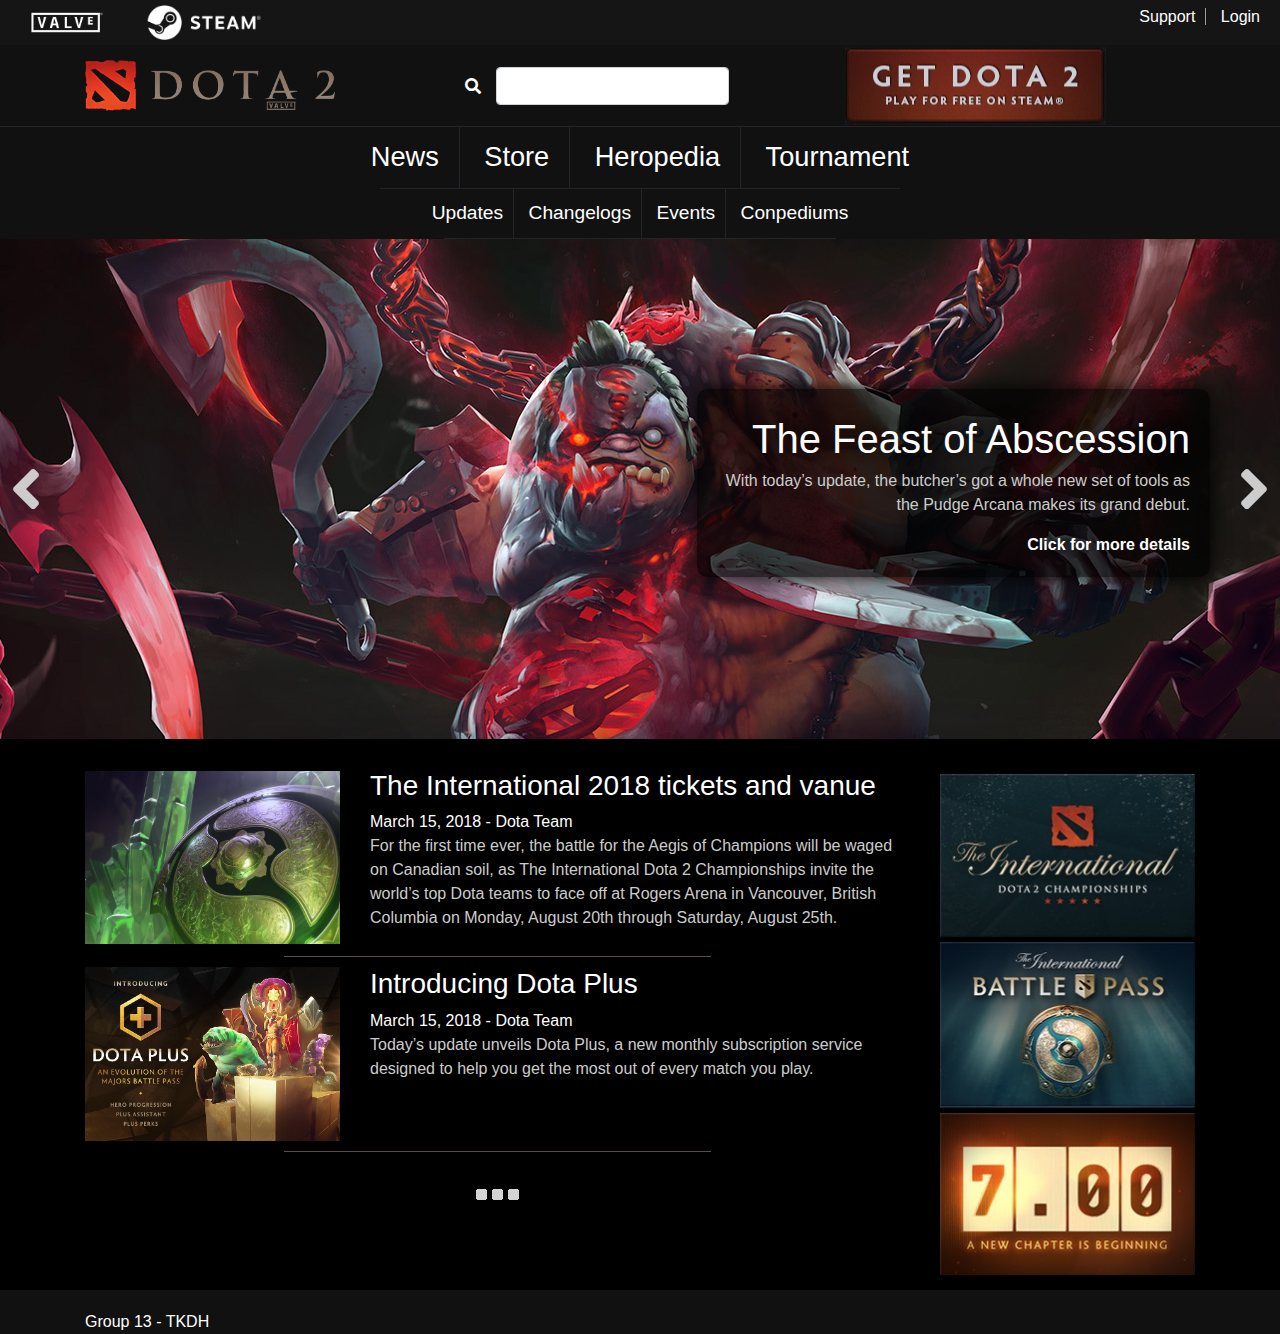
<file: index.html>
<!DOCTYPE html>
<html lang="en">
<head>
    <meta charset="UTF-8">
    <meta name="viewport" content="width=device-width, initial-scale=1.0">
    <meta http-equiv="X-UA-Compatible" content="ie=edge">
    <title>Dota 2</title>
    <link rel="stylesheet" href="./css/fontawesome-all.min.css">
    <link rel="stylesheet" href="./css/bootstrap.min.css">
    <link rel="stylesheet" href="./css/style.css">
</head>
<body>
    <div class="wrapper">
        <div class="top-banner clearfix">
            <div class="float-left copyright">
                <span class="cpy-item"><img src="./images/valve_white.png" alt="Valve logo"></span>
                <span class="cpy-item"><img src="./images/steam_white.png" alt="Steam logo"></span>
            </div>
            <div class="float-right customer">
                <span class="top-link"><a href="#">Support</a></span>
                <span class="top-link"><a href="./login.html">Login</a></span>
            </div>
        </div>
		<div id="stick-wrapper">
			<div class="header" id="id-header">
				<div class="main-head">
					<div class="container relative">
						<div class="row">
							<div class="logo col-sm-4"><a href="#"><img src="./images/dota-logo.png" alt="Dota2 Logo"></a></div>
							<div class="search-form form-inline col-sm-4"><i class="fa fa-search"></i> <input type="text" class="form-control"></div>
							<div class="playnow-btn col-sm-4"><a href="./download.html"><img src="./images/getdota.jpg" alt=""></a></div>
						</div>
					</div>
				</div>
				<div class="main-nav menu">
					<div class="container">
						<ul>
							<li><a href="./index.html">News</a></li>
							<li><a href="">Store</a></li>
							<li><a href="">Heropedia</a></li>
							<li><a href="">Tournament</a></li>
						</ul>
					</div>
				</div>
				<div class="sub-nav menu">
					<div class="container">
						<ul>
							<li><a href="">Updates</a></li>
							<li><a href="">Changelogs</a></li>
							<li><a href="">Events</a></li>
							<li><a href="">Conpediums</a></li>
						</ul>
					</div>
				</div>
			</div>
		</div>
        <div class="main">
            <div class="featured">
                <div class="ft-banner" style="background: url('./images/pudge-arcana.jpg') center center;">
                    <div class="container relative h-100">
                        <div class="banner-caption">
                            <div class="banner-title">
                                The Feast of Abscession
                            </div>
                            <div class="banner-except">
                                <p>With today’s update, the butcher’s got a whole new set of tools as the Pudge Arcana makes its grand debut.</p>
                            </div>
                            <div class="banner-readmore">
                                <a href="">Click for more details</a>
                            </div>
                        </div>
                    </div>
                    <div class="nav">
                        <span class="nav-prev"><i class="fa fa-4x fa-angle-left"></i></span>
                        <span class="nav-next"><i class="fa fa-4x fa-angle-right"></i></span>
                    </div>
                </div>
            </div>
            <div class="main-content">
                <div class="container">
                    <div class="row">
                        <div class="left-col col-sm-9">
                            <div class="post-list">
                                <div class="post-item row">
                                    <div class="post-thumb col-sm-4 align-self-center">
                                        <img src="./images/ti8.png" alt="">
                                    </div>
                                    <div class="post-content col-sm-8">
                                        <div class="post-caption">
                                            <a href="./article.html"><h3>The International 2018 tickets and vanue</h3></a>
                                            <span class="post-meta">March 15, 2018 - Dota Team</span>
                                        </div>
                                        <div class="post-except"><p>For the first time ever, the battle for the Aegis of Champions will be waged on Canadian soil, as The International Dota 2 Championships invite the world’s top Dota teams to face off at Rogers Arena in Vancouver, British Columbia on Monday, August 20th through Saturday, August 25th.</p></div>
                                    </div>
                                </div>
                                <div class="post-item row">
                                    <div class="post-thumb col-sm-4 align-self-center">
                                        <img src="./images/dotaplus.jpg" alt="">
                                    </div>
                                    <div class="post-content col-sm-8">
                                        <div class="post-caption">
                                            <a href="./article.html"><h3>Introducing Dota Plus</h3></a>
                                            <span class="post-meta">March 15, 2018 - Dota Team</span>
                                        </div>
                                        <div class="post-except"><p>Today’s update unveils Dota Plus, a new monthly subscription service designed to help you get the most out of every match you play.</p></div>
                                    </div>
                                </div>
                                <div class="post-item">
                                    <div class="post-loading"><img src="./images/loading.gif" alt=""></div>
                                </div>
                            </div>
                        </div>
                        <div class="right-col col-sm-3">
                            <div class="sidebar">
                                <div class="side-item">
                                    <img src="./images/tichamp.jpg" alt="">
                                </div>
                                <div class="side-item">
                                    <img src="./images/battlepass.jpg" alt="">
                                </div>
                                <div class="side-item">
                                    <img src="./images/700.jpg" alt="">
                                </div>
                            </div>
                        </div>
                    </div>
                </div>
            </div>
        </div>
        <div class="footer">
            <div class="container">
                Group 13 - TKDH
            </div>
        </div>
    </div>
	<script>
	
	window.onscroll = function() {myFunction()};

	var header = document.getElementById("id-header");
	var defHeight = header.offsetHeight;
	var sticky = header.offsetTop;

	function myFunction() {
	  if (window.pageYOffset >= sticky) {
		header.classList.add("sticky");
		var wrapper = document.getElementById("stick-wrapper").setAttribute("style","height:"+defHeight+"px;");
	  } else {
		header.classList.remove("sticky");
	  }
	}
	</script>
</body>
</html>
</file>
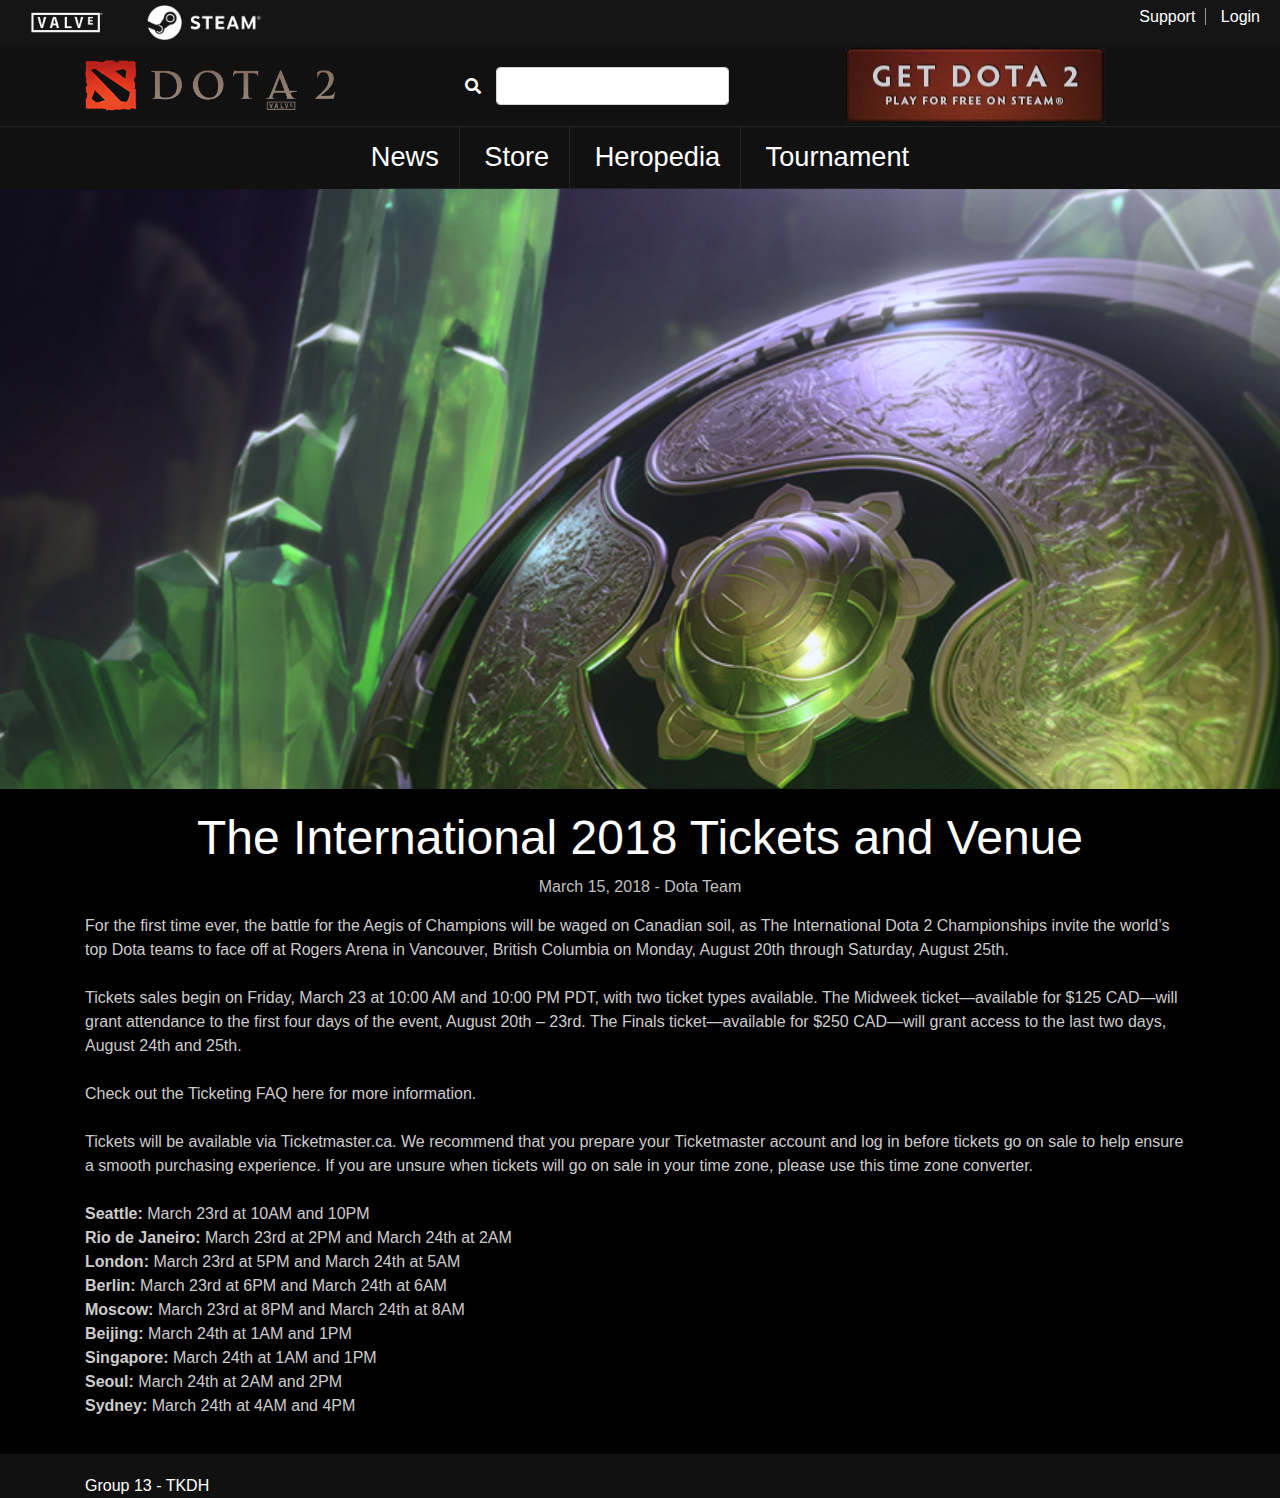
<file: article.html>
<!DOCTYPE html>
<html lang="en">
<head>
    <meta charset="UTF-8">
    <meta name="viewport" content="width=device-width, initial-scale=1.0">
    <meta http-equiv="X-UA-Compatible" content="ie=edge">
    <title>Dota 2</title>
    <link rel="stylesheet" href="./css/fontawesome-all.min.css">
    <link rel="stylesheet" href="./css/bootstrap.min.css">
    <link rel="stylesheet" href="./css/style.css">
</head>
<body>
    <div class="wrapper">
        <div class="top-banner clearfix">
            <div class="float-left copyright">
                <span class="cpy-item"><img src="./images/valve_white.png" alt="Valve logo"></span>
                <span class="cpy-item"><img src="./images/steam_white.png" alt="Steam logo"></span>
            </div>
            <div class="float-right customer">
                <span class="top-link"><a href="#">Support</a></span>
                <span class="top-link"><a href="./login.html">Login</a></span>
            </div>
        </div>
        <div id="stick-wrapper">
			<div class="header" id="id-header">
				<div class="main-head">
					<div class="container relative">
						<div class="row">
							<div class="logo col-sm-4"><a href="#"><img src="./images/dota-logo.png" alt="Dota2 Logo"></a></div>
							<div class="search-form form-inline col-sm-4"><i class="fa fa-search"></i> <input type="text" class="form-control"></div>
							<div class="playnow-btn col-sm-4"><a href="./download.html"><img src="./images/getdota.jpg" alt=""></a></div>
						</div>
					</div>
				</div>
				<div class="main-nav menu">
					<div class="container">
						<ul>
							<li><a href="./index.html">News</a></li>
							<li><a href="">Store</a></li>
							<li><a href="">Heropedia</a></li>
							<li><a href="">Tournament</a></li>
						</ul>
					</div>
				</div>
			</div>
		</div>
        <div class="main">
            <div class="article">
                <div class="article-image">
                    <img src="./images/ti8.png" alt="">
                </div>
                <div class="article-main">
                    <div class="container">
                        <div class="article-title">
                            <h2>The International 2018 Tickets and Venue</h2>
                            <span class="article-meta">March 15, 2018 - Dota Team</span>
                        </div>
                        <div class="article-content">
                            <p>
                                For the first time ever, the battle for the Aegis of Champions will be waged on Canadian soil, as The International Dota 2 Championships invite the world’s top Dota teams to face off at Rogers Arena in Vancouver, British Columbia on Monday, August 20th through Saturday, August 25th.
                                <br>
                                <br>
                                Tickets sales begin on Friday, March 23 at 10:00 AM and 10:00 PM PDT, with two ticket types available. The Midweek ticket—available for $125 CAD—will grant attendance to the first four days of the event, August 20th – 23rd. The Finals ticket—available for $250 CAD—will grant access to the last two days, August 24th and 25th.
                                <br>
                                <br>
                                Check out the Ticketing FAQ here for more information.
                                <br>
                                <br>
                                Tickets will be available via Ticketmaster.ca. We recommend that you prepare your Ticketmaster account and log in before tickets go on sale to help ensure a smooth purchasing experience. If you are unsure when tickets will go on sale in your time zone, please use this time zone converter.
                                <br>
                                <br>
                                <b>Seattle:</b> March 23rd at 10AM and 10PM
                                <br>
                                <b>Rio de Janeiro:</b> March 23rd at 2PM and March 24th at 2AM
                                <br>
                                <b>London:</b> March 23rd at 5PM and March 24th at 5AM
                                <br>
                                <b>Berlin:</b> March 23rd at 6PM and March 24th at 6AM
                                <br>
                                <b>Moscow:</b> March 23rd at 8PM and March 24th at 8AM
                                <br>
                                <b>Beijing:</b> March 24th at 1AM and 1PM
                                <br>
                                <b>Singapore:</b> March 24th at 1AM and 1PM
                                <br>
                                <b>Seoul:</b> March 24th at 2AM and 2PM
                                <br>
                                <b>Sydney:</b> March 24th at 4AM and 4PM
                            </p>
                        </div>
                    </div>
                </div>
            </div>
        </div>
        <div class="footer">
            <div class="container">
                Group 13 - TKDH
            </div>
        </div>
    </div>
	<script>
	
	window.onscroll = function() {myFunction()};

	var header = document.getElementById("id-header");
	var defHeight = header.offsetHeight;
	var sticky = header.offsetTop;

	function myFunction() {
	  if (window.pageYOffset >= sticky) {
		header.classList.add("sticky");
		var wrapper = document.getElementById("stick-wrapper").setAttribute("style","height:"+defHeight+"px;");
	  } else {
		header.classList.remove("sticky");
	  }
	}
	</script>
</body>
</html>
</file>
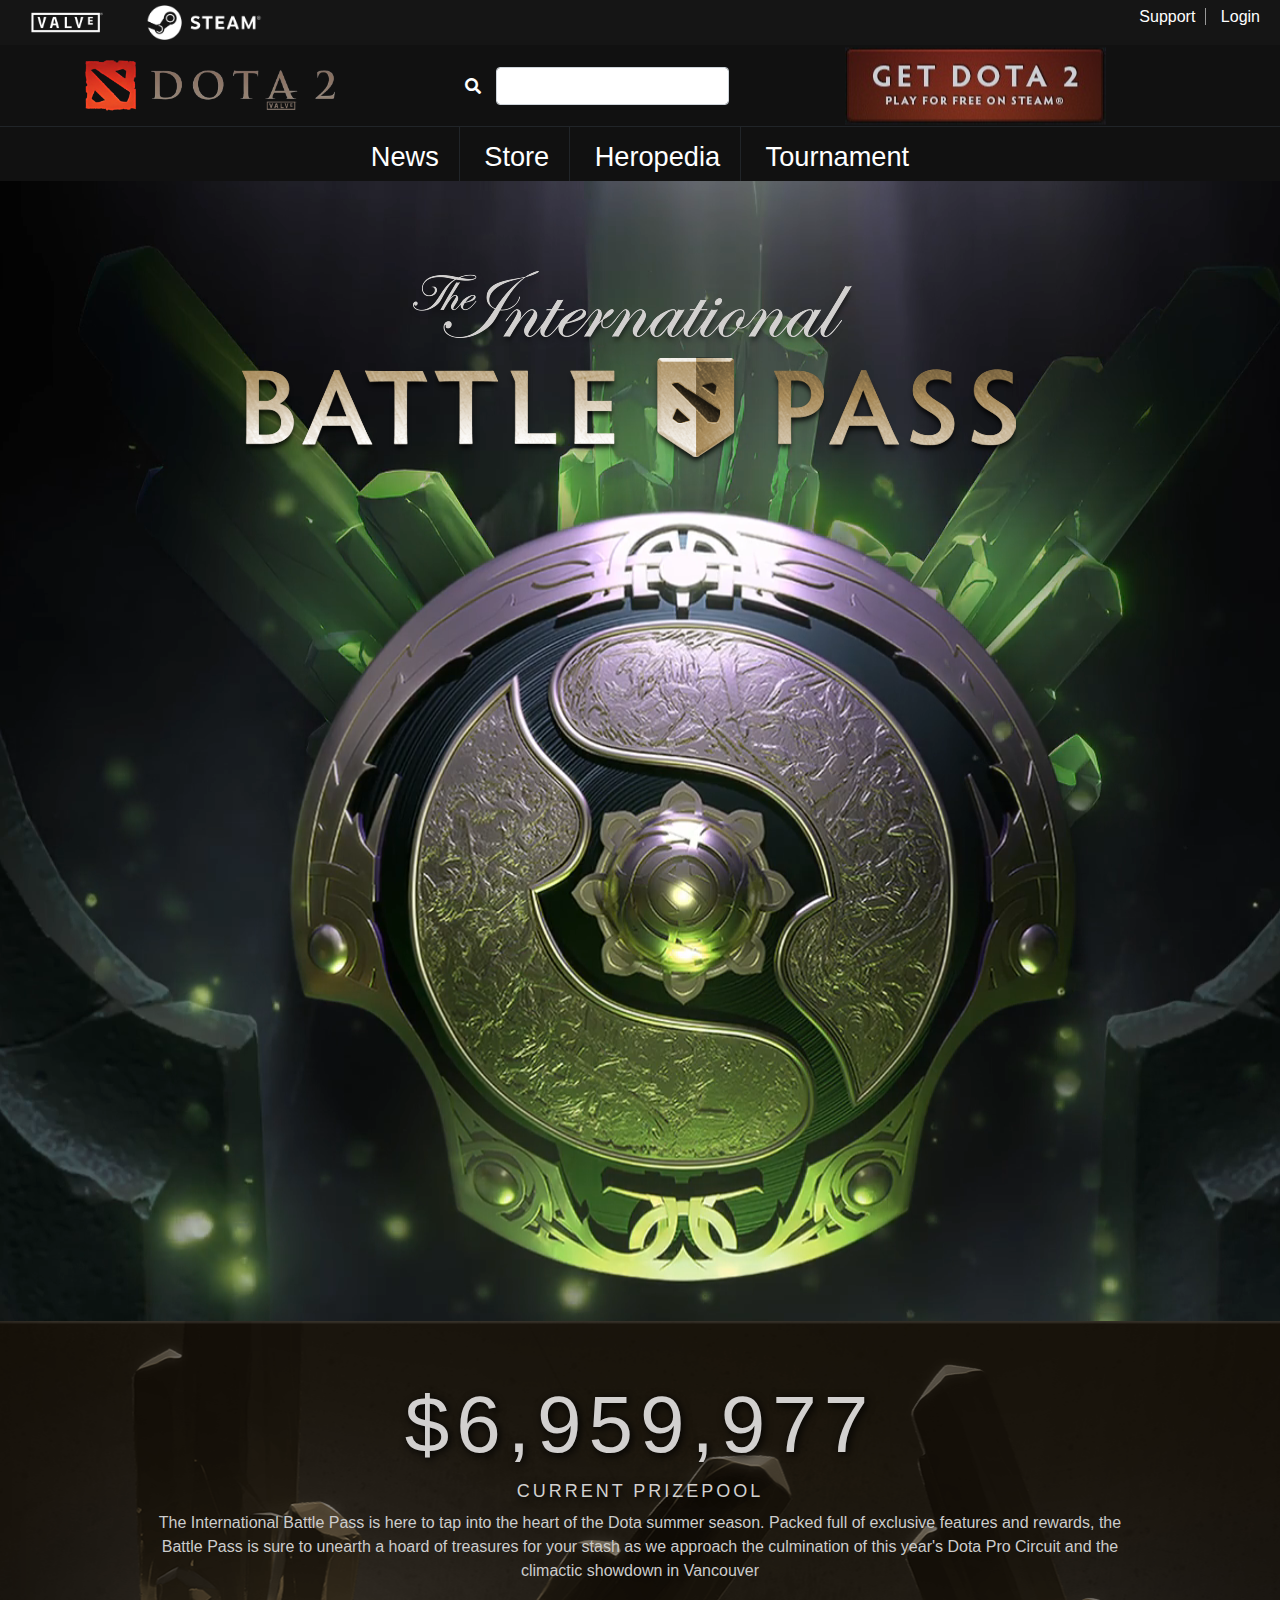
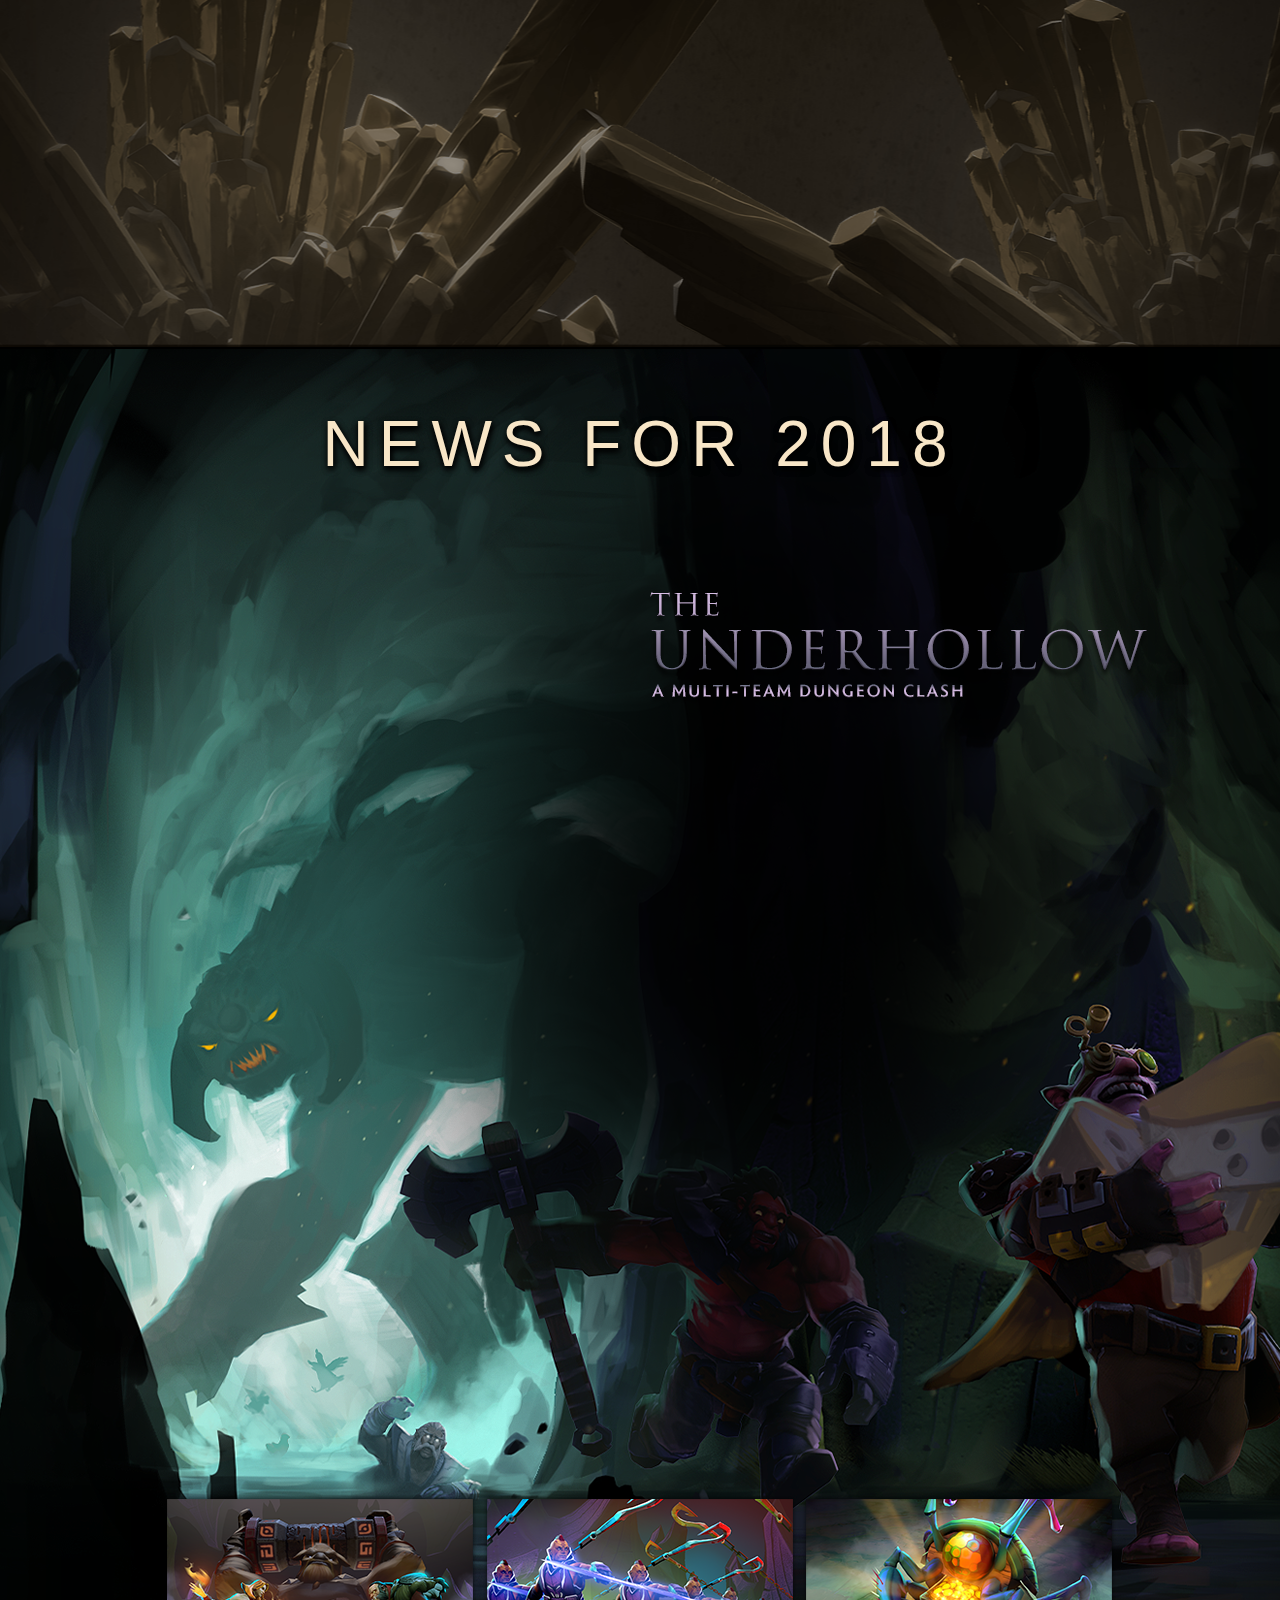
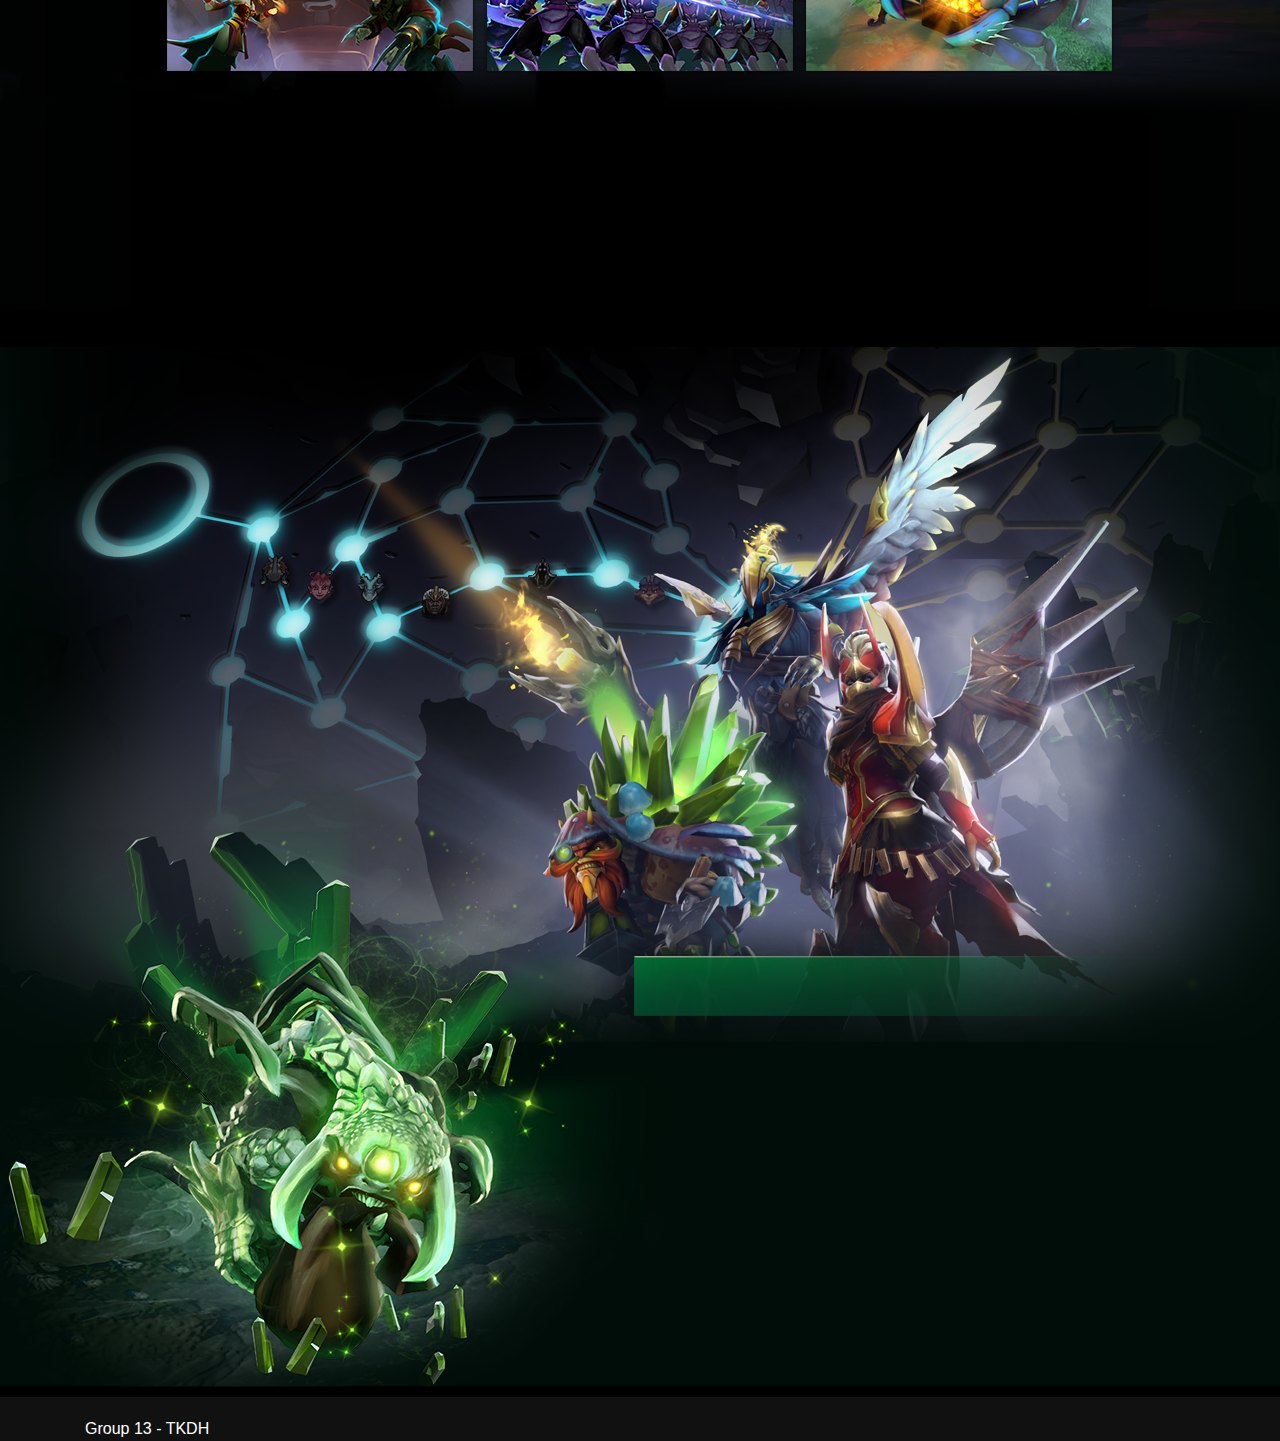
<file: article2.html>
<!DOCTYPE html>
<html lang="en">
<head>
    <meta charset="UTF-8">
    <meta name="viewport" content="width=device-width, initial-scale=1.0">
    <meta http-equiv="X-UA-Compatible" content="ie=edge">
    <title>Dota 2</title>
    <link rel="stylesheet" href="./css/fontawesome-all.min.css">
    <link rel="stylesheet" href="./css/bootstrap.min.css">
    <link rel="stylesheet" href="./css/style.css">
    <link rel="stylesheet" href="./css/articles.css">
</head>
<body>
    <div class="wrapper">
        <div class="top-banner clearfix">
            <div class="float-left copyright">
                <span class="cpy-item"><img src="./images/valve_white.png" alt="Valve logo"></span>
                <span class="cpy-item"><img src="./images/steam_white.png" alt="Steam logo"></span>
            </div>
            <div class="float-right customer">
                <span class="top-link"><a href="#">Support</a></span>
                <span class="top-link"><a href="./login.html">Login</a></span>
            </div>
        </div>
        <div id="stick-wrapper">
			<div class="header" id="id-header">
				<div class="main-head">
					<div class="container relative">
						<div class="row">
							<div class="logo col-sm-4"><a href="#"><img src="./images/dota-logo.png" alt="Dota2 Logo"></a></div>
							<div class="search-form form-inline col-sm-4"><i class="fa fa-search"></i> <input type="text" class="form-control"></div>
							<div class="playnow-btn col-sm-4"><a href="./download.html"><img src="./images/getdota.jpg" alt=""></a></div>
						</div>
					</div>
				</div>
				<div class="main-nav menu">
					<div class="container">
						<ul>
							<li><a href="./index.html">News</a></li>
							<li><a href="">Store</a></li>
							<li><a href="">Heropedia</a></li>
							<li><a href="">Tournament</a></li>
						</ul>
					</div>
				</div>
			</div>
		</div>
        <div class="main">

            <div class="article_container" id="Container_01">
                <div class="Content">
                    <video id="KeyArt" autoplay="" loop="" muted="">
                        <source src="./gif/keyart.mp4" type="video/mp4"/>
                    </video>
                </div>
            </div>

            <div class="article_container" id="Container_02">
                <div class="Content NewBlock Center">
                    <h1 class="PrizePool">$6,959,977</h1>
                    <h2 class="PrizePool">Current PrizePool</h2>
                    <p class="PrizePool">The International Battle Pass is here to tap into the heart of the Dota summer season. Packed full of exclusive features and rewards, the Battle Pass is sure to unearth a hoard of treasures for your stash as we approach the culmination of this year's Dota Pro Circuit and the climactic showdown in Vancouver
                    <p class="PrizePool"></p>
                </div>
            </div>

            <div class="article_container" id="Container_03">
                <div class = "Content NewBlock Center">
                    <h1 class="Gold Big">News for 2018</h1>
                </div>
            </div>

            <div class="article_container" id="Container_04">
                <div class="Content NewBlock Center">
                    
                </div>
            </div>
        </div>
        <div class="footer">
            <div class="container">
                Group 13 - TKDH
            </div>
        </div>
    </div>
	<script>
	
	window.onscroll = function() {myFunction()};

	var header = document.getElementById("id-header");
	var defHeight = header.offsetHeight;
	var sticky = header.offsetTop;

	function myFunction() {
	  if (window.pageYOffset >= sticky) {
		header.classList.add("sticky");
		var wrapper = document.getElementById("stick-wrapper").setAttribute("style","height:"+defHeight+"px;");
	  } else {
		header.classList.remove("sticky");
	  }
	}
	</script>
</body>
</html>
</file>
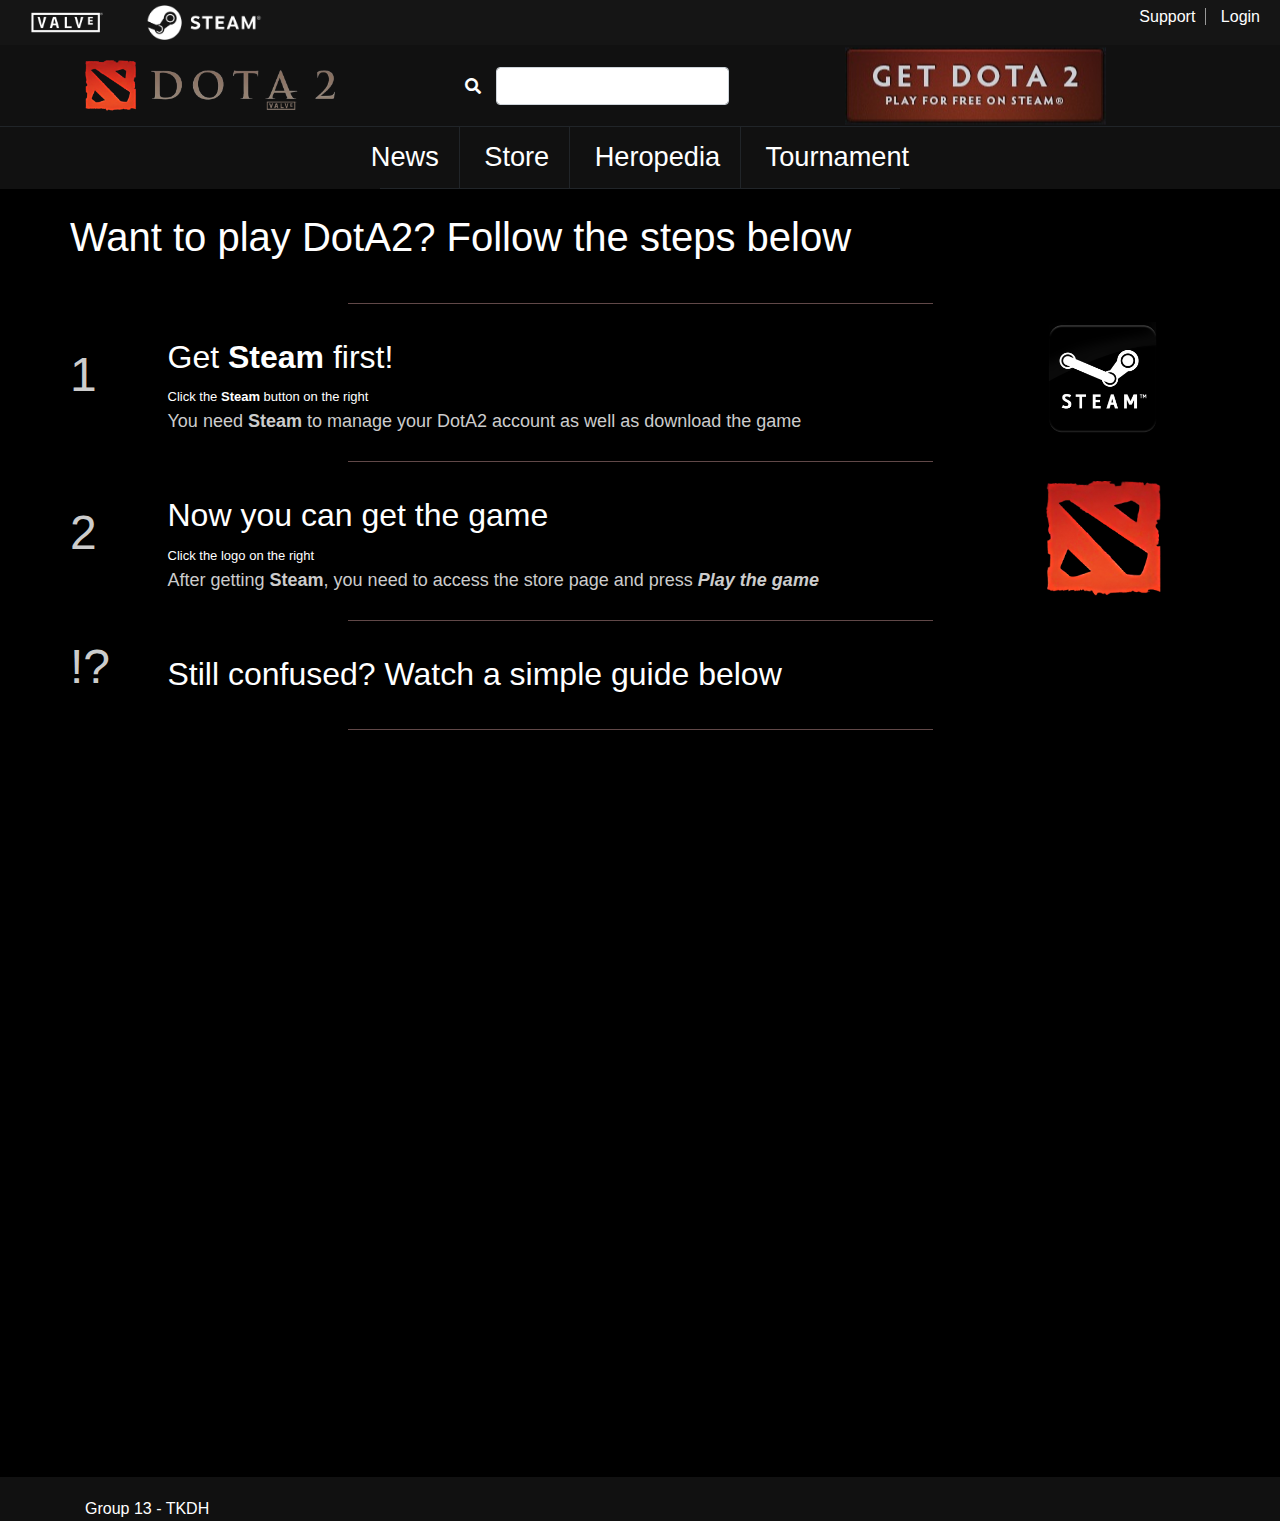
<file: download.html>
<!DOCTYPE html>
<html lang="en">
<head>
    <meta charset="UTF-8">
    <meta name="viewport" content="width=device-width, initial-scale=1.0">
    <meta http-equiv="X-UA-Compatible" content="ie=edge">
    <title>Dota 2</title>
    <link rel="stylesheet" href="./css/fontawesome-all.min.css">
    <link rel="stylesheet" href="./css/bootstrap.min.css">
    <link rel="stylesheet" href="./css/style.css">
</head>
<body>
    <div class="wrapper">
        <div class="top-banner clearfix">
            <div class="float-left copyright">
                <span class="cpy-item"><img src="./images/valve_white.png" alt="Valve logo"></span>
                <span class="cpy-item"><img src="./images/steam_white.png" alt="Steam logo"></span>
            </div>
            <div class="float-right customer">
                <span class="top-link"><a href="#">Support</a></span>
                <span class="top-link"><a href="./login.html">Login</a></span>
            </div>
        </div>
        <div id="stick-wrapper">
			<div class="header" id="id-header">
				<div class="main-head">
					<div class="container relative">
						<div class="row">
							<div class="logo col-sm-4"><a href="#"><img src="./images/dota-logo.png" alt="Dota2 Logo"></a></div>
							<div class="search-form form-inline col-sm-4"><i class="fa fa-search"></i> <input type="text" class="form-control"></div>
							<div class="playnow-btn col-sm-4"><a href="./download.html"><img src="./images/getdota.jpg" alt=""></a></div>
						</div>
					</div>
				</div>
				<div class="main-nav menu">
					<div class="container">
						<ul>
							<li><a href="./index.html">News</a></li>
							<li><a href="">Store</a></li>
							<li><a href="">Heropedia</a></li>
							<li><a href="">Tournament</a></li>
						</ul>
					</div>
				</div>
			</div>
		</div>
        <div class="main">
            <div class="main-content">
                <div class="container">
                    <div class="row">
                        <div class="post-list">
                                <div class="post-item row">
                                    <div class="post-content col-sm-10">
                                        <div class="post-caption">
											</br>
                                            <h1>Want to play DotA2? Follow the steps below</h1>
											</br>
                                        </div>
                                    </div>
                                    <div class="post-thumb col-sm-2 align-self-center">
                                    </div>
                                </div>
                                <div class="post-item row">
                                    <div class="post-thumb col-sm-1 align-self-center">
                                        <p><font size="10">1</font></p>
                                    </div>
                                    <div class="post-content col-sm-9">
                                        <div class="post-caption">
											</br>
                                            <h2>Get <b>Steam</b> first!</h2>
                                            <span class="post-meta"><font size="2">Click the <b>Steam</b> button on the right</font></span>
                                        </div>
                                        <div class="post-except"><font size="4"><p>You need <b>Steam</b> to manage your DotA2 account as well as download the game</font></p></div>
                                    </div>
									<div class="post-thumb col-sm-2 align-self-center">
										<a href="http://store.steampowered.com/about/"><input type="image" src="./images/steam-button.png" class="steam-button"/></a>
									</div>
                                </div>
								<div class="post-item row">
                                    <div class="post-thumb col-sm-1 align-self-center">
                                        <p><font size="10">2</font></p>
                                    </div>
                                    <div class="post-content col-sm-9">
                                        <div class="post-caption">
											</br>
                                            <h2>Now you can get the game</h2>
                                            <span class="post-meta"><font size="2">Click the logo on the right</font></span>
                                        </div>
                                        <div class="post-except"><font size="4"><p>After getting <b>Steam</b>, you need to access the store page and press <b><i>Play the game</i></b></font></p></div>
                                    </div>
									<div class="post-thumb col-sm-2 align-self-center">
										<a href="http://store.steampowered.com/app/570/Dota_2/"><input type="image" src="./images/single-logo.png" class="steam-button"/></a>
									</div>
                                </div>
								<div class="post-item row">
                                    <div class="post-thumb col-sm-1 align-self-center">
                                        <p><font size="10">!?</font></p>
                                    </div>
                                    <div class="post-content col-sm-11">
                                        <div class="post-caption">
											</br>
                                            <h2>Still confused? Watch a simple guide below</h2>
                                        </div>
                                    </div>
                                </div>
                                <div class="align-self-center">
                                    <iframe width="100%" height="720" src="https://www.youtube.com/embed/LV1ZV_DG3kI" frameborder="0" allow="autoplay; encrypted-media" allowfullscreen></iframe>
                                </div>
                            </div>
                    </div>
                </div>
            </div>
        </div>
        <div class="footer">
            <div class="container">
                Group 13 - TKDH
            </div>
        </div>
    </div>
	<script>
	
	window.onscroll = function() {myFunction()};

	var header = document.getElementById("id-header");
	var defHeight = header.offsetHeight;
	var sticky = header.offsetTop;

	function myFunction() {
	  if (window.pageYOffset >= sticky) {
		header.classList.add("sticky");
		var wrapper = document.getElementById("stick-wrapper").setAttribute("style","height:"+defHeight+"px;");
	  } else {
		header.classList.remove("sticky");
	  }
	}
	</script>
</body>
</html>
</file>
<file: css/style.css>
body {
    background: #111;
}

.main {
    background: #000;
    padding-bottom: 10px;
}

p {
    color: #ccc;
}

a {
    color: #fff;
}

a:hover {
    text-decoration: underline;
    color: #fff;
}

.relative {
    position: relative;
}

.top-banner {
    background: #151515;
    padding: 5px 10px;
}

.top-banner .cpy-item img {
    max-height: 35px;
}

.main-head {
    padding: 15px 0;
    background: #111;
    border-bottom: 1px solid #212529;
}

.logo img {
    width: 250px;
}

span.top-link {
    border-right: 1px solid #999;
    padding: 0 10px;
}

span.top-link:last-child {
    border: none;
}

span.top-link a {
    color: white;
}

.main-nav {
    text-align: center;
}

.main-nav ul {
    list-style: none;
    margin: 0;
    padding: 0;
}

.main-nav ul li {
    display: inline-block;
    padding: 10px 20px;
    font-size: 1.7em;
}

.sub-nav ul {
    list-style: none;
    margin: 0;
    padding: 0;
}

.sub-nav ul li {
    display: inline-block;
    padding: 10px;
    font-size: 1.2em;
}

.sub-nav {
    text-align: center;
}

.menu ul {
    display: inline-block;
}

.menu ul:after {
    display: block;
    content: "";
    height: 1px;
    width: 90%;
    background: #212529;
    margin: 0 auto;
}

.menu li {
    border-right: 1px solid #212529;
}

.menu li:last-child {
    border: none;
}

.post-item {
    color: white;
}

.post-thumb img {
    max-width: 100%;
}

.side-item {
    margin: 5px 0;
}

.side-item img {
    max-width: 100%;
}

.post-loading {
    text-align: center;
    padding: 20px 0;
}

.post-item:after {
    content: "";
    width: 50%;
    height: 1px;
    background: #614848;
    margin: 10px auto;
}

.footer {
    background: #111;
    margin-top: 20px;
    color: white;
}

.ft-banner {
    height: 500px;
}

.featured {
    margin-bottom: 30px;
    position: relative;
}

.featured .nav .fa {
    color: #ccc;
}

.featured .nav .fa:hover {
    color: #fff;
}

.featured .nav .nav-next, .featured .nav .nav-prev {
    position: absolute;
    top: 50%;
    transform: translateY(-50%);
    cursor: pointer;
}

.featured .nav .nav-next {
    right: 10px;
}

.featured .nav .nav-prev {
    left: 10px;
}

.banner-caption {
    position: absolute;
    top: 30%;
    color: white;
    text-align: right;
    right: 0;
    background: rgba(0,0,0,.7);
    padding: 20px;
    border-radius: 10px;
    box-shadow: 0 0 20px black;
    max-width: 45%;
}

.banner-title {
    font-size: 2.5em;
    text-shadow: 0 0 20px black;
}

.banner-readmore {
    margin-top: 10px;
}

.banner-readmore a {
    color: white;
    font-weight: bold;
}

.playnow-btn {
    position: absolute;
    right: 0;
    top: 50%;
    transform: translateY(-50%);
}

.search-form .fa {
    color: white;
    padding-right: 15px;
}

.article-image img {
    width: 100%;
}

.article-image {
    max-height: 600px;
    overflow: hidden;
}

.article-title h2 {
    color: white;
    font-size: 3em;
}

.article-main {
    padding: 20px 0 10px;
}

.article-title {
    text-align: center;
    margin-bottom: 15px;
}

.article-title .article-meta {
    color: silver;
}

.half-col {
    color: white;
    padding: 50px;
    position: relative
}

.half-col:first-child:after {
    content: "";
    display: block;
    width: 1px;
    height: 50%;
    top: 50%;
    right: 0;
    transform: translateY(-50%);
    background: #212529;
    position: absolute;
}

.steam-button {
	width: 70%;
	border: 5px;
	border-color: white;
}
</file>
<file: css/articles.css>
.article_container {
	background-position: top center;
	background-repeat: no-repeat;
	margin-right: auto;
	margin-left: auto;
	position: relative;
	overflow: hidden;
}

.Content{
	background-position: top center;
	background-repeat: no-repeat;
	margin-right: auto;
	margin-left: auto;
	position: relative;
	width: 1000px;
	box-sizing: content-box;
}

#Container_02 {
	background-image: url("bg_02.png");
	height: 626px;
	background-color: black;
}

#Container_01 {
	height: 1140px;
	background-color: #000000;
	background-position: bottom center;
	margin-top: -8px;
}
.Content.NewBlock.Center{
	text-align: center;
}

h1 {
	font-weight: normal;
}

h1.PrizePool{
	font-size: 80px;
	letter-spacing: 7px;
	color: #d2d0cf;
	text-shadow: 2px 2px 8px #000000;
	margin-top: 56px;
}

h2.PrizePool{
	font-size: 18px;
	letter-spacing: 3px;
	color: #d2d0cf;
	text-shadow: 2px 2px 8px #000000;
	text-transform: uppercase;
}

#Container_01 .Content {
	position: absolute;
	width: 1600px;
	height: 1140px;
	left: 50%;
	top: 50%;
	-moz-transform: translate(-50%,-50%);
	-ms-transform: translate(-50%,-50%);
	transform: translate(-50%,-50%);
	margin-left: auto;
	margin-right: auto;
	display: block;
}
#Container_01 .Content::before {
	content: "";
	position: absolute;
	background-image: url("logo.png");
	width: 783px;
	height: 196px;
	top:90px;
	left:398px;
}

#Container_03{
	background-image: url("bg_03.png");
	height: 1600px;
	background-color: #020706;
}
#Container_03 .Content h1.Big.Gold{
	padding-top: 59px;
	letter-spacing: 10px;
}

h1.Gold{
	font-size: 36px;
	font-weight: normal;
	text-transform: uppercase;
	letter-spacing: 5.5px;
	color: #f8e6c7;
	text-shadow: 0px 2px 6px rgba(0,0,0,1);
}

h1.Gold.Big{
	font-size: 64px;
	letter-spacing: 12.5px;
	text-shadow: 1px 3px 6px rgba(0,0,0,1), 1px 3px 6px rgba(0,0,0,1);
}

#Container_04{
	background-image: url("bg_04.png");
	height: 1040px;
	background-color: #000d08;
}
</file>
